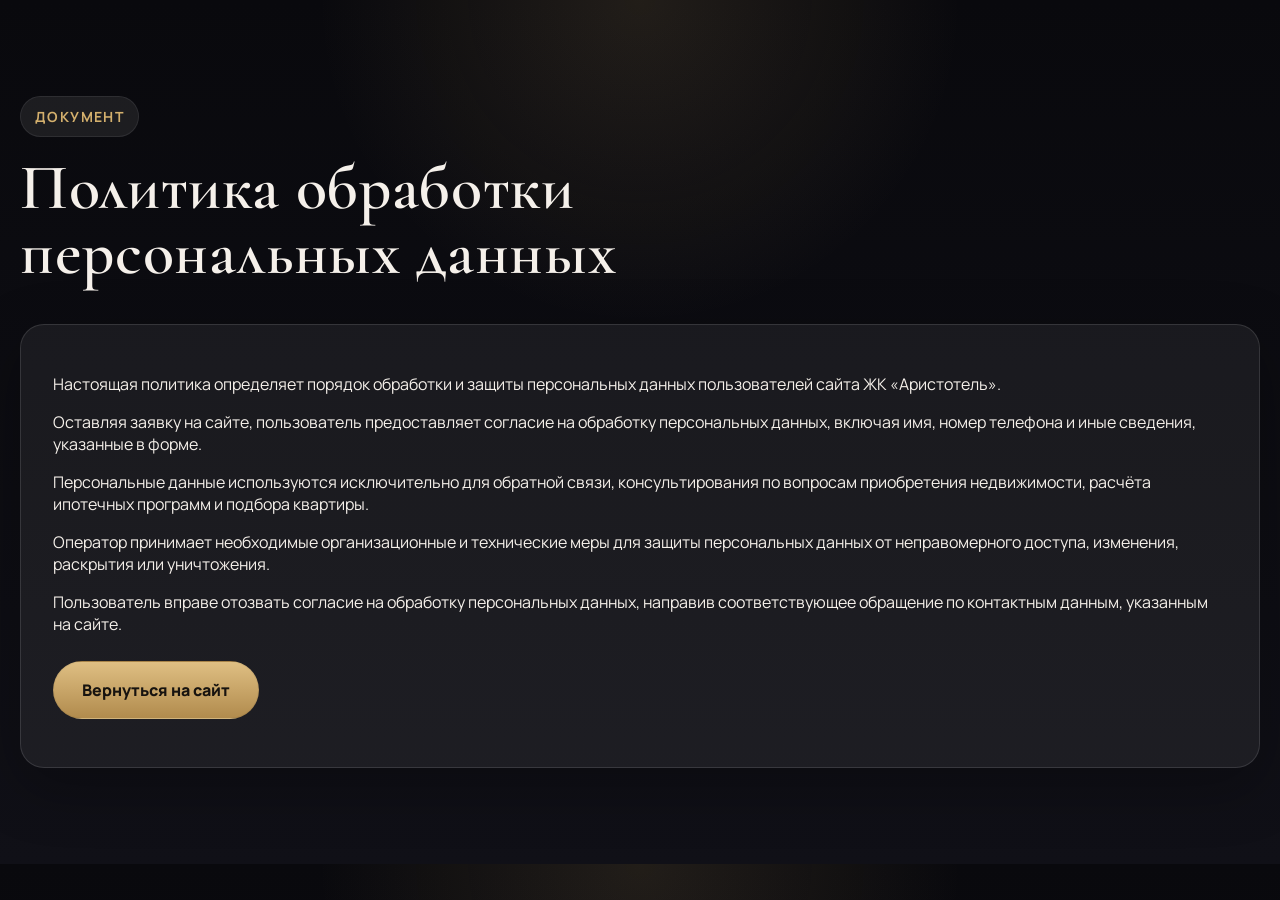
<file: privacy.html>
<!DOCTYPE html>
<html lang="ru">
<head>
  <meta charset="UTF-8" />
  <meta name="viewport" content="width=device-width, initial-scale=1.0" />
  <title>Политика обработки персональных данных — ЖК «Аристотель»</title>
  <link rel="preconnect" href="https://fonts.googleapis.com">
  <link rel="preconnect" href="https://fonts.gstatic.com" crossorigin>
  <link href="https://fonts.googleapis.com/css2?family=Cormorant+Garamond:wght@500;600;700&family=Manrope:wght@400;500;600;700;800&display=swap" rel="stylesheet">
  <link rel="stylesheet" href="styles.css" />
</head>
<body>
  <main class="section">
    <div class="container">
      <div class="section-heading">
        <span>Документ</span>
        <h2>Политика обработки персональных данных</h2>
      </div>

      <div class="card" style="padding: 32px;">
        <p>Настоящая политика определяет порядок обработки и защиты персональных данных пользователей сайта ЖК «Аристотель».</p>
        <p>Оставляя заявку на сайте, пользователь предоставляет согласие на обработку персональных данных, включая имя, номер телефона и иные сведения, указанные в форме.</p>
        <p>Персональные данные используются исключительно для обратной связи, консультирования по вопросам приобретения недвижимости, расчёта ипотечных программ и подбора квартиры.</p>
        <p>Оператор принимает необходимые организационные и технические меры для защиты персональных данных от неправомерного доступа, изменения, раскрытия или уничтожения.</p>
        <p>Пользователь вправе отозвать согласие на обработку персональных данных, направив соответствующее обращение по контактным данным, указанным на сайте.</p>
        <p><a href="index.html" class="btn btn--gold" style="margin-top: 10px;">Вернуться на сайт</a></p>
      </div>
    </div>
  </main>
</body>
</html>
</file>
<file: styles.css>
:root {
  --bg: #0b0b10;
  --bg-soft: #12121a;
  --card: rgba(255, 255, 255, 0.06);
  --line: rgba(255, 255, 255, 0.12);
  --text: #f5f0ea;
  --muted: #b8b1a8;
  --gold: #d4b06d;
  --gold-dark: #a98544;
  --white: #ffffff;
  --shadow: 0 18px 60px rgba(0, 0, 0, 0.28);
  --radius: 24px;
}

* { box-sizing: border-box; }
html { scroll-behavior: smooth; }

body {
  margin: 0;
  font-family: "Manrope", Arial, sans-serif;
  color: var(--text);
  background:
    radial-gradient(circle at top, rgba(212, 176, 109, 0.12), transparent 30%),
    linear-gradient(180deg, #09090d 0%, #101017 100%);
}

img { max-width: 100%; display: block; }
a { color: inherit; text-decoration: none; }

.container { width: min(1240px, calc(100% - 40px)); margin: 0 auto; }

.header {
  position: sticky;
  top: 0;
  z-index: 20;
  backdrop-filter: blur(16px);
  background: rgba(8, 8, 12, 0.82);
  border-bottom: 1px solid rgba(255,255,255,0.06);
}

.header__inner {
  display: flex;
  align-items: center;
  justify-content: space-between;
  gap: 24px;
  min-height: 88px;
}

.logo img { width: 160px; height: auto; }

.nav {
  display: flex;
  align-items: center;
  gap: 26px;
  flex-wrap: wrap;
  justify-content: center;
}

.nav a {
  color: var(--muted);
  transition: color .25s ease;
  font-weight: 600;
  letter-spacing: .01em;
}

.nav a:hover { color: var(--white); }

.header__button, .btn {
  border: 1px solid rgba(255,255,255,0.12);
  border-radius: 999px;
  transition: transform .25s ease, background .25s ease, border-color .25s ease;
}

.header__button {
  padding: 16px 24px;
  color: var(--white);
  font-weight: 700;
}

.header__button:hover, .btn:hover { transform: translateY(-1px); }

.hero {
  position: relative;
  min-height: 92vh;
  display: flex;
  align-items: center;
  overflow: hidden;
}

.hero__bg, .hero__overlay { position: absolute; inset: 0; }

.hero__bg img {
  width: 100%;
  height: 100%;
  object-fit: cover;
}

.hero__overlay {
  background:
    linear-gradient(90deg, rgba(8, 8, 12, 0.86) 0%, rgba(8, 8, 12, 0.58) 42%, rgba(8, 8, 12, 0.42) 100%),
    linear-gradient(180deg, rgba(8, 8, 12, 0.18) 0%, rgba(8, 8, 12, 0.64) 100%);
}

.hero__content {
  position: relative;
  z-index: 1;
  padding: 80px 0;
  max-width: 760px;
}

.hero__label, .section-heading span, .result-badge {
  display: inline-flex;
  align-items: center;
  gap: 8px;
  padding: 10px 14px;
  border-radius: 999px;
  background: rgba(255,255,255,0.08);
  border: 1px solid rgba(255,255,255,0.08);
  color: var(--gold);
  font-size: 14px;
  letter-spacing: .10em;
  text-transform: uppercase;
  font-weight: 700;
}

h1, h2, h3, .stat-card strong, .result-main, .point-card strong {
  font-family: "Cormorant Garamond", Georgia, serif;
  letter-spacing: .01em;
}

.hero h1 {
  font-size: clamp(62px, 8vw, 108px);
  line-height: .94;
  margin: 22px 0 18px;
  font-weight: 600;
}

.hero p {
  font-size: clamp(18px, 2vw, 22px);
  line-height: 1.7;
  color: #ede7de;
  max-width: 650px;
  font-weight: 500;
}

.hero__stats {
  display: grid;
  grid-template-columns: repeat(3, minmax(0, 1fr));
  gap: 18px;
  margin: 34px 0;
}

.stat-card, .card, .adv-card, .plan-card, .point-card {
  background: var(--card);
  border: 1px solid var(--line);
  box-shadow: var(--shadow);
  border-radius: var(--radius);
}

.stat-card { padding: 22px; }

.stat-card strong {
  display: block;
  font-size: 34px;
  margin-bottom: 8px;
}

.stat-card span {
  color: var(--muted);
  line-height: 1.5;
  font-weight: 500;
}

.hero__actions {
  display: flex;
  flex-wrap: wrap;
  gap: 14px;
}

.btn {
  display: inline-flex;
  align-items: center;
  justify-content: center;
  padding: 17px 28px;
  font-weight: 800;
}

.btn--gold {
  background: linear-gradient(180deg, #dfbf83 0%, #b18b4d 100%);
  color: #17130f;
  border-color: rgba(0,0,0,0.06);
}

.btn--dark {
  color: var(--white);
  background: rgba(255,255,255,0.06);
}

.btn--full { width: 100%; margin-top: 18px; }

.section { padding: 96px 0; }
.section--dark { background: linear-gradient(180deg, rgba(255,255,255,0.02), rgba(255,255,255,0.01)); }

.section-heading { max-width: 780px; margin-bottom: 38px; }

.section-heading h2 {
  margin: 18px 0 0;
  font-size: clamp(42px, 5vw, 68px);
  line-height: 1.02;
  font-weight: 600;
}

.about__grid, .mortgage-grid, .location-grid, .contacts-grid {
  display: grid;
  grid-template-columns: 1.05fr .95fr;
  gap: 28px;
}

.about__text, .about__image, .calculator, .mortgage-result, .map-card, .location-address, .contacts-text, .contact-form {
  padding: 28px;
}

.about__text p {
  margin: 0 0 16px;
  line-height: 1.8;
  color: var(--muted);
  font-size: 18px;
  font-weight: 500;
}

.about__image img {
  border-radius: 18px;
  width: 100%;
  min-height: 100%;
  object-fit: cover;
}

.advantages {
  display: grid;
  grid-template-columns: repeat(4, 1fr);
  gap: 22px;
}

.adv-card { padding: 26px; }

.adv-card h3, .plan-card h3, .location-address h3, .contacts-text h3 {
  margin-top: 0;
  margin-bottom: 12px;
  font-size: 34px;
  font-weight: 600;
}

.adv-card p, .plan-card__text, .location-address p, .contact-list, .result-note, .point-card span, .contact-form label, .form-row label {
  color: var(--muted);
  line-height: 1.7;
  font-weight: 500;
}

.gallery {
  display: grid;
  grid-template-columns: 1.4fr 1fr 1fr;
  grid-template-rows: 420px;
  gap: 18px;
}

.gallery__item, .gallery__item--large {
  overflow: hidden;
  border-radius: 28px;
  border: 1px solid var(--line);
  box-shadow: var(--shadow);
}

.gallery img {
  width: 100%;
  height: 100%;
  object-fit: cover;
}

.plans {
  display: grid;
  grid-template-columns: repeat(3, 1fr);
  gap: 22px;
}

.plan-card { overflow: hidden; }

.plan-card__image {
  background: #fff;
  padding: 16px;
  border-bottom: 1px solid rgba(0,0,0,0.06);
}

.plan-card__image img {
  width: 100%;
  height: 420px;
  object-fit: contain;
}

.plan-card__body { padding: 24px; }

.plan-card__meta {
  margin: 8px 0;
  color: var(--muted);
  font-weight: 600;
}

.plan-card__meta strong { color: var(--white); }

.calc-field { margin-bottom: 24px; }

.calc-field label {
  display: block;
  margin-bottom: 10px;
  font-weight: 700;
  text-transform: uppercase;
  letter-spacing: .04em;
}

.calc-field input[type="range"] {
  width: 100%;
  accent-color: var(--gold-dark);
}

.calc-value {
  margin-top: 12px;
  font-size: 24px;
  font-weight: 800;
  color: var(--white);
}

.program-list {
  display: grid;
  gap: 12px;
}

.program-option {
  display: flex;
  align-items: center;
  gap: 12px;
  padding: 8px 0;
  cursor: pointer;
  font-weight: 700;
  text-transform: uppercase;
}

.program-option input[type="radio"] {
  width: 22px;
  height: 22px;
  accent-color: var(--gold-dark);
}

.form-row input, .form-row textarea {
  width: 100%;
  border: 1px solid var(--line);
  background: rgba(255,255,255,0.04);
  color: var(--white);
  border-radius: 16px;
  padding: 16px 18px;
  font-size: 16px;
  outline: none;
  font-family: "Manrope", Arial, sans-serif;
}

.result-main {
  font-size: clamp(40px, 4vw, 58px);
  margin: 18px 0 22px;
  font-weight: 700;
}

.result-list {
  display: grid;
  gap: 14px;
  margin-bottom: 20px;
}

.result-list div {
  display: flex;
  align-items: center;
  justify-content: space-between;
  gap: 16px;
  padding-bottom: 14px;
  border-bottom: 1px solid var(--line);
}

.result-list span { color: var(--muted); }

.map-card iframe {
  width: 100%;
  height: 520px;
  border: 0;
  border-radius: 18px;
}

.location-info { display: grid; gap: 20px; }
.location-points { display: grid; gap: 16px; }

.point-card { padding: 22px; }

.point-card strong {
  display: block;
  font-size: 40px;
  margin-bottom: 8px;
  font-weight: 700;
}

.contact-list { padding-left: 18px; margin: 18px 0 0; }
.form-row { margin-bottom: 18px; }

.checkbox {
  display: flex;
  gap: 12px;
  align-items: flex-start;
  margin: 14px 0 22px;
}

.checkbox input { margin-top: 4px; }
.checkbox a, .footer__links a:hover { color: var(--gold); }

.footer {
  border-top: 1px solid rgba(255,255,255,0.06);
  padding: 28px 0;
  background: rgba(8, 8, 12, 0.8);
}

.footer__inner, .footer__links {
  display: flex;
  align-items: center;
  justify-content: space-between;
  gap: 20px;
  flex-wrap: wrap;
}

.footer p { margin: 6px 0 0; color: var(--muted); }
.footer__links { gap: 18px; }
.footer__links a { color: var(--muted); font-weight: 600; }

@media (max-width: 1100px) {
  .nav { display: none; }
  .hero__stats, .advantages, .plans, .gallery, .about__grid, .mortgage-grid, .location-grid, .contacts-grid {
    grid-template-columns: 1fr;
  }
  .gallery { grid-template-rows: 280px 280px 280px; }
  .plan-card__image img { height: 360px; }
}

@media (max-width: 720px) {
  .container { width: min(100% - 24px, 1240px); }
  .header__inner { min-height: 76px; }
  .logo img { width: 128px; }
  .header__button { padding: 13px 16px; font-size: 14px; }
  .hero { min-height: 78vh; }
  .hero__content { padding: 56px 0; }
  .hero__stats { grid-template-columns: 1fr; }
  .section { padding: 72px 0; }
  .about__text, .about__image, .calculator, .mortgage-result, .map-card, .location-address, .contacts-text, .contact-form {
    padding: 20px;
  }
  .map-card iframe { height: 360px; }
}
.success-message {
  margin-top: 16px;
  padding: 14px 18px;
  border-radius: 14px;
  background: rgba(212, 175, 55, 0.12);
  border: 1px solid rgba(212, 175, 55, 0.35);
  color: #f3d27a;
  font-weight: 600;
  line-height: 1.5;
}
.cookie-inline {
  display: flex;
  gap: 12px;
  align-items: flex-start;
  margin: 10px 0 22px;
  color: #ccc;
  line-height: 1.5;
}

.cookie-inline input {
  margin-top: 4px;
  width: 16px;
  height: 16px;
}
</file>
